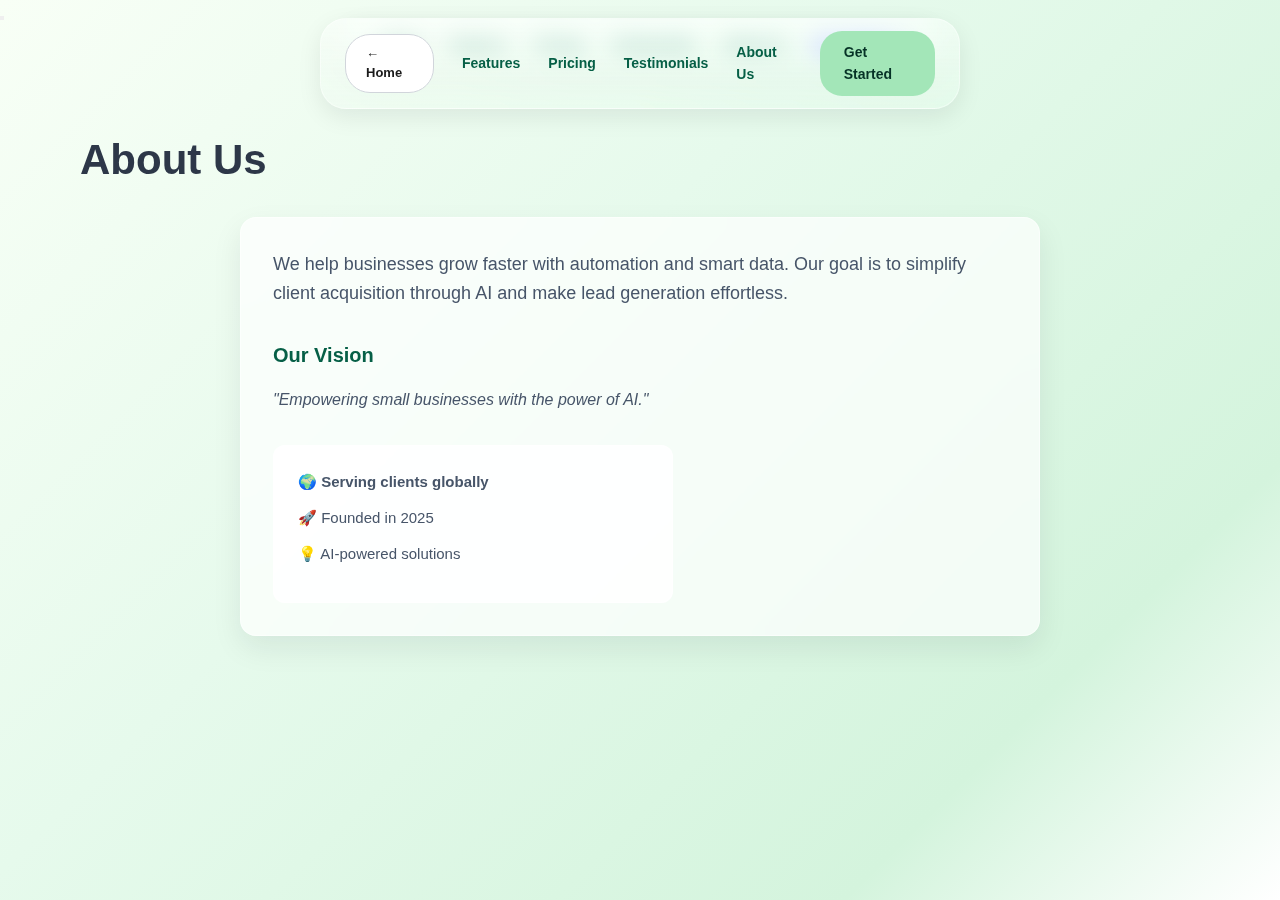
<file: about.html>
<!DOCTYPE html>
<html lang="en">
<head>
    <meta charset="UTF-8">
    <meta name="viewport" content="width=device-width, initial-scale=1.0">
    <title>About Us - AutoConnect</title>
    <link rel="stylesheet" href="pages-styles.css">
</head>
<body>
    <!-- Mobile hamburger menu button -->
    <button class="mobile-menu-btn" id="mobileMenuBtn" aria-label="Menu">
        <span></span>
        <span></span>
        <span></span>
    </button>

    <!-- Mobile menu backdrop overlay -->
    <div class="mobile-menu-overlay" id="mobileMenuOverlay"></div>

    <!-- Mobile navigation wrapper -->
    <div class="nav-wrapper" id="mobileNavWrapper">
        <nav class="nav" id="mainNav">
            <a href="index.html" class="nav-link">← Home</a>
            <a href="features.html" class="nav-link">Features</a>
            <a href="pricing.html" class="nav-link">Pricing</a>
            <a href="index.html#testimonials" class="nav-link">Testimonials</a>
            <a href="about.html" class="nav-link">About Us</a>
            <a href="get-started.html" class="btn-get-start">
                Get Started
                <svg width="16" height="16" viewBox="0 0 16 16" fill="none" xmlns="http://www.w3.org/2000/svg">
                    <path d="M6 12L10 8L6 4" stroke="currentColor" stroke-width="1.5" stroke-linecap="round" stroke-linejoin="round"/>
                </svg>
            </a>
        </nav>
    </div>

    <!-- Desktop Navigation -->
    <div class="nav-wrapper desktop-only">
        <nav class="nav">
            <a href="index.html" class="btn-secondary" style="padding: 8px 20px; font-size: 13px;">← Home</a>
            <a href="features.html" class="nav-link">Features</a>
            <a href="pricing.html" class="nav-link">Pricing</a>
            <a href="index.html#testimonials" class="nav-link">Testimonials</a>
            <a href="about.html" class="nav-link">About Us</a>
            <a href="get-started.html" class="btn-primary">Get Started</a>
        </nav>
    </div>

    <!-- Main Content -->
    <div class="container">
        <section class="section">
            <h1 class="section-title">About Us</h1>
            
            <div class="glass-card" style="max-width: 800px; margin: 0 auto;">
                <p class="feature-text" style="font-size: 18px; margin-bottom: 24px;">
                    We help businesses grow faster with automation and smart data. Our goal is to 
                    simplify client acquisition through AI and make lead generation effortless.
                </p>
                
                <h3 class="feature-title" style="margin-top: 32px; margin-bottom: 16px;">Our Vision</h3>
                <p class="feature-text" style="font-size: 16px; font-style: italic;">
                    "Empowering small businesses with the power of AI."
                </p>

                <div class="info-card">
                    <div class="info-item"><strong>🌍 Serving clients globally</strong></div>
                    <div class="info-item">🚀 Founded in 2025</div>
                    <div class="info-item">💡 AI-powered solutions</div>
                </div>
            </div>
        </section>
    </div>
    <script src="script.js"></script>
</body>
</html>
</file>
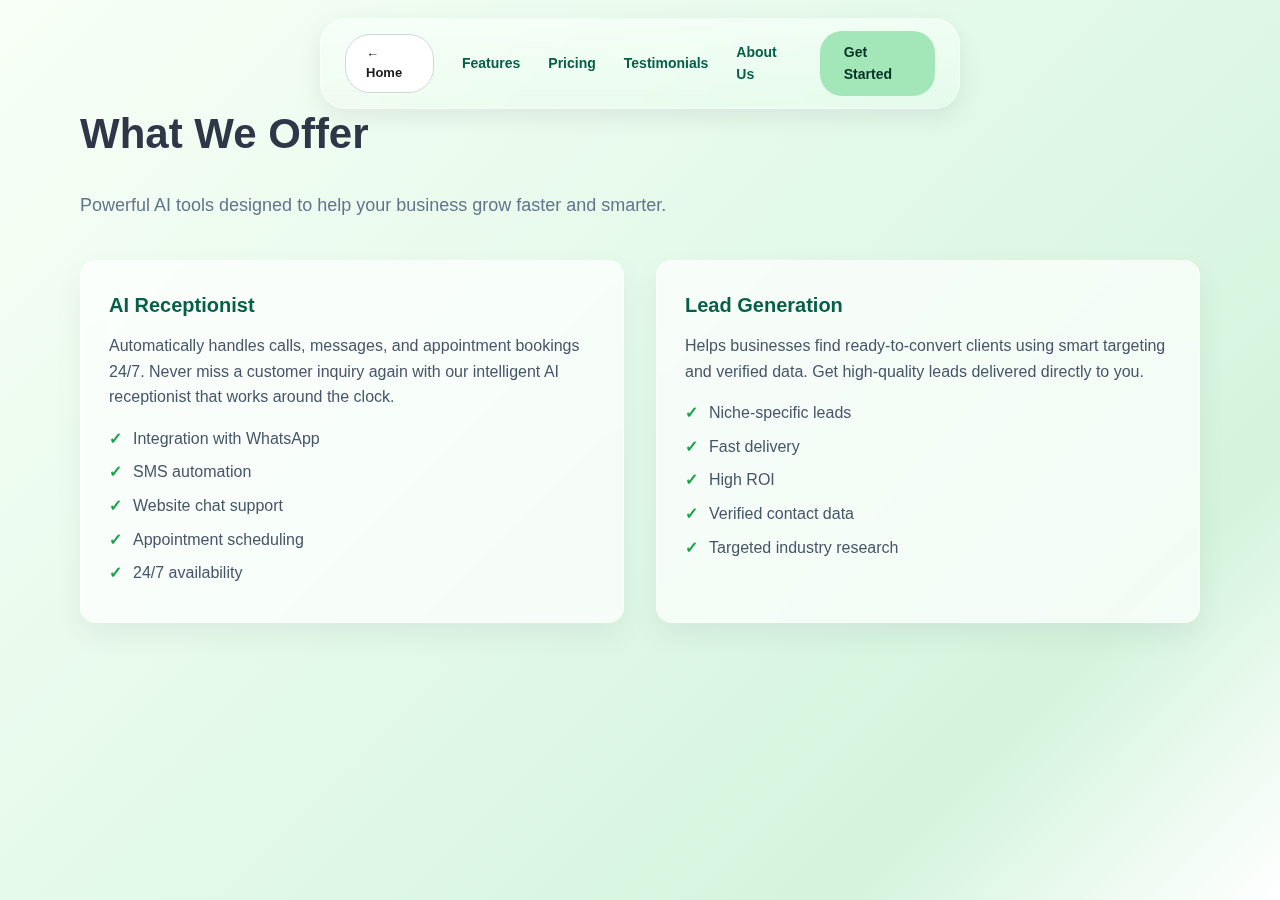
<file: features.html>
<!DOCTYPE html>
<html lang="en">
<head>
    <meta charset="UTF-8">
    <meta name="viewport" content="width=device-width, initial-scale=1.0">
    <title>Features - Optivize AI</title>
    <link rel="stylesheet" href="pages-styles.css">
</head>
<body>
    <!-- Navigation -->
    <div class="nav-wrapper">
        <nav class="nav">
            <a href="index.html" class="btn-secondary" style="padding: 8px 20px; font-size: 13px;">← Home</a>
            <a href="features.html" class="nav-link">Features</a>
            <a href="pricing.html" class="nav-link">Pricing</a>
            <a href="index.html#testimonials" class="nav-link">Testimonials</a>
            <a href="about.html" class="nav-link">About Us</a>
            <a href="get-started.html" class="btn-primary">Get Started</a>
        </nav>
    </div>

    <!-- Main Content -->
    <div class="container">
        <section class="section">
            <h1 class="section-title">What We Offer</h1>
            <p class="section-subtitle">Powerful AI tools designed to help your business grow faster and smarter.</p>

            <div class="grid-2">
                <!-- AI Receptionist Card -->
                <div class="feature-card">
                    <h3 class="feature-title">AI Receptionist</h3>
                    <p class="feature-text">
                        Automatically handles calls, messages, and appointment bookings 24/7. 
                        Never miss a customer inquiry again with our intelligent AI receptionist 
                        that works around the clock.
                    </p>
                    <ul class="feature-list">
                        <li>Integration with WhatsApp</li>
                        <li>SMS automation</li>
                        <li>Website chat support</li>
                        <li>Appointment scheduling</li>
                        <li>24/7 availability</li>
                    </ul>
                </div>

                <!-- Lead Generation Card -->
                <div class="feature-card">
                    <h3 class="feature-title">Lead Generation</h3>
                    <p class="feature-text">
                        Helps businesses find ready-to-convert clients using smart targeting 
                        and verified data. Get high-quality leads delivered directly to you.
                    </p>
                    <ul class="feature-list">
                        <li>Niche-specific leads</li>
                        <li>Fast delivery</li>
                        <li>High ROI</li>
                        <li>Verified contact data</li>
                        <li>Targeted industry research</li>
                    </ul>
                </div>
            </div>
        </section>
    </div>
</body>
</html>
</file>
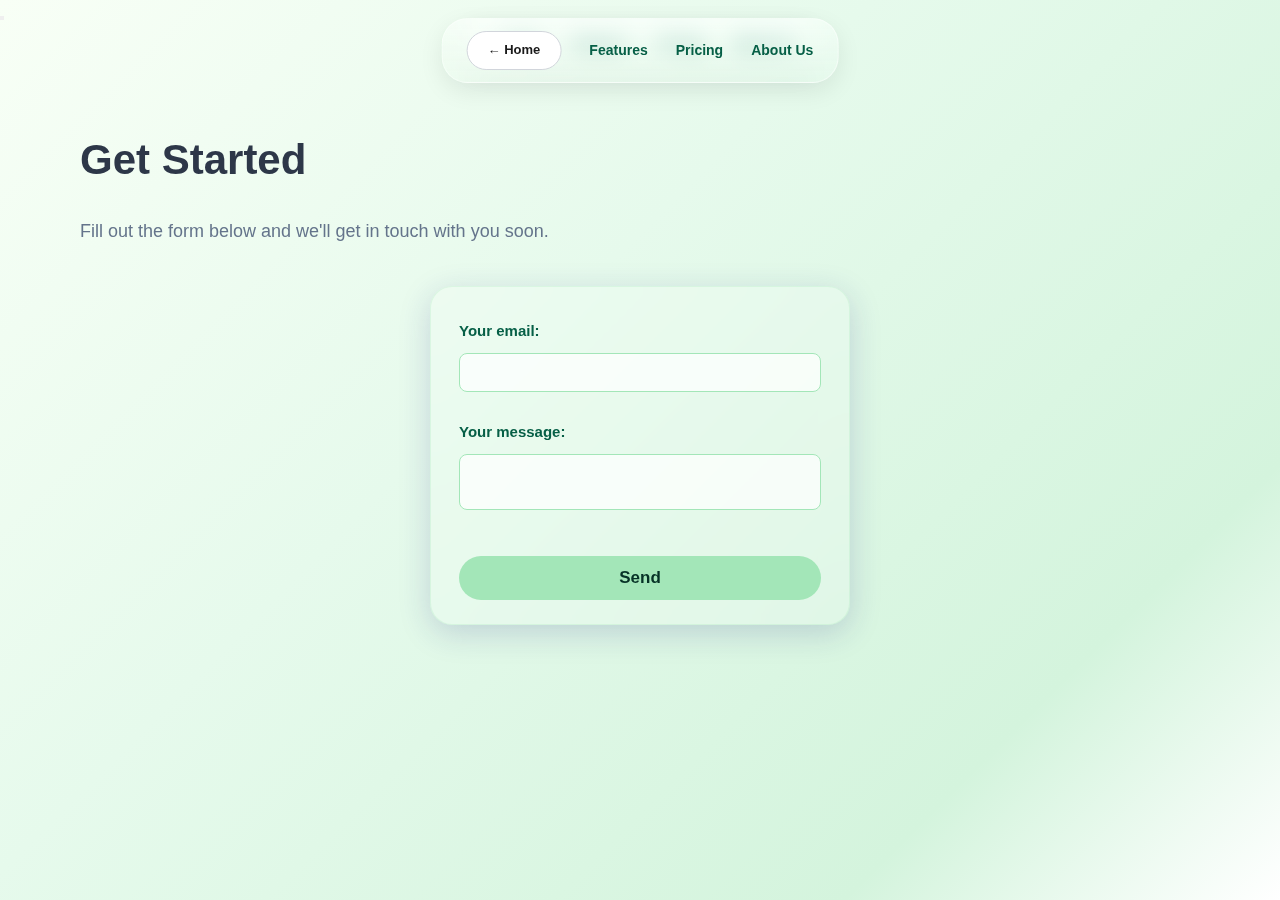
<file: get-started.html>
<!DOCTYPE html>
<html lang="en">
<head>
    <meta charset="UTF-8">
    <meta name="viewport" content="width=device-width, initial-scale=1.0">
    <title>Get Started - AutoConnect</title>
    <link rel="stylesheet" href="pages-styles.css">
</head>
<body>
    <!-- Mobile hamburger menu button -->
    <button class="mobile-menu-btn" id="mobileMenuBtn" aria-label="Menu">
        <span></span>
        <span></span>
        <span></span>
    </button>

    <!-- Mobile menu backdrop overlay -->
    <div class="mobile-menu-overlay" id="mobileMenuOverlay"></div>

    <!-- Mobile navigation wrapper -->
    <div class="nav-wrapper" id="mobileNavWrapper">
        <nav class="nav" id="mainNav">
            <a href="index.html" class="nav-link">← Home</a>
            <a href="features.html" class="nav-link">Features</a>
            <a href="pricing.html" class="nav-link">Pricing</a>
            <a href="about.html" class="nav-link">About Us</a>
        </nav>
    </div>

    <!-- Desktop Navigation -->
    <div class="nav-wrapper desktop-only">
        <nav class="nav">
            <a href="index.html" class="btn-secondary" style="padding: 8px 20px; font-size: 13px;">← Home</a>
            <a href="features.html" class="nav-link">Features</a>
            <a href="pricing.html" class="nav-link">Pricing</a>
            <a href="about.html" class="nav-link">About Us</a>
        </nav>
    </div>
    <div class="container">
        <section class="section">
            <h1 class="section-title">Get Started</h1>
            <p class="section-subtitle">Fill out the form below and we'll get in touch with you soon.</p>
            <form action="https://formspree.io/f/mwprzkyl" method="POST" class="glass-form">
                <label for="email">Your email:
                    <input type="email" name="email" required>
                </label>
                <label for="message">Your message:
                    <textarea name="message" required></textarea>
                </label>
                <button type="submit" class="btn-primary" style="margin-top: 18px;">Send</button>
            </form>
        </section>
    </div>
    <script src="script.js"></script>
</body>
</html>
</file>
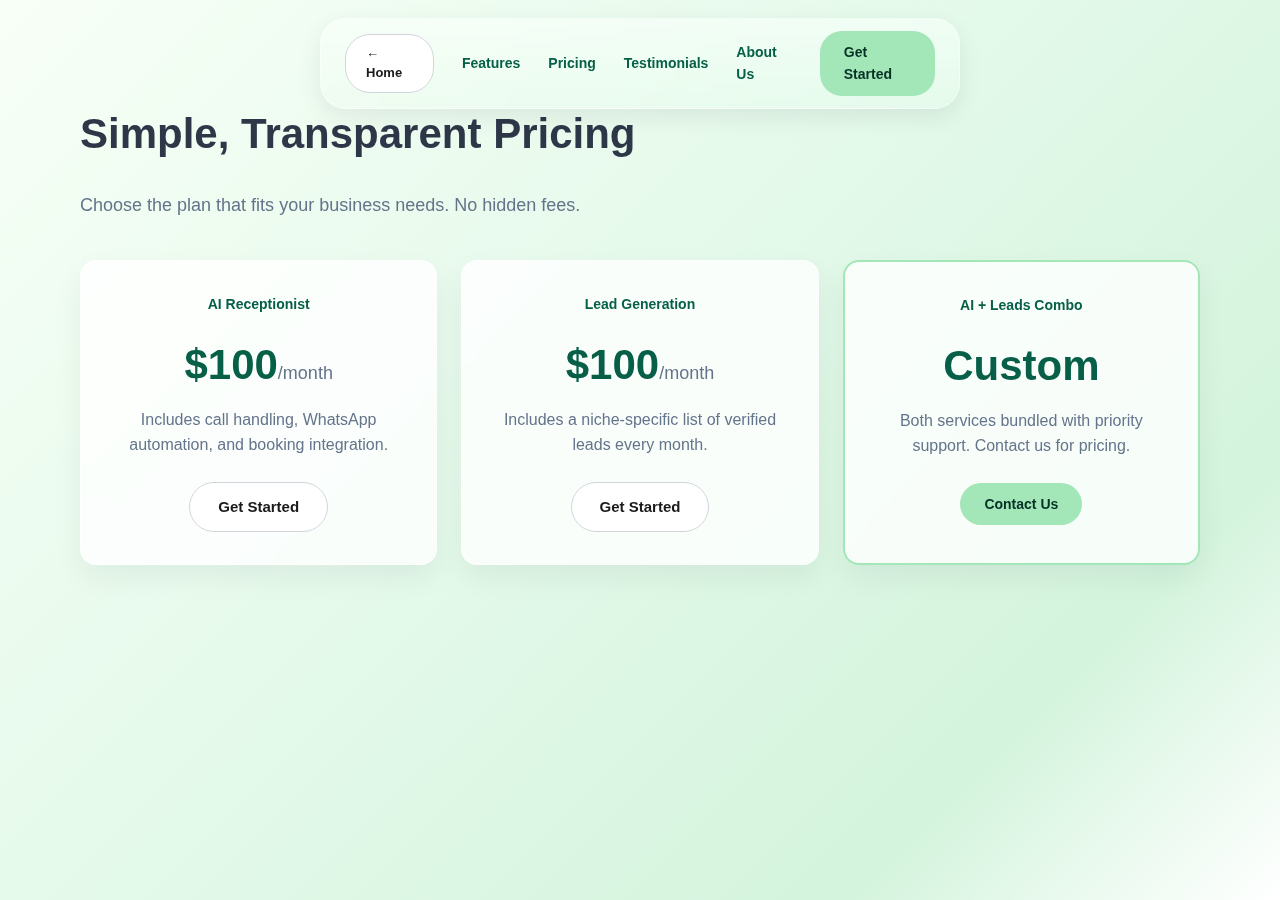
<file: pricing.html>
<!DOCTYPE html>
<html lang="en">
<head>
    <meta charset="UTF-8">
    <meta name="viewport" content="width=device-width, initial-scale=1.0">
    <title>Pricing - Optivize AI</title>
    <link rel="stylesheet" href="pages-styles.css">
</head>
<body>
    <!-- Navigation -->
    <div class="nav-wrapper">
        <nav class="nav">
            <a href="index.html" class="btn-secondary" style="padding: 8px 20px; font-size: 13px;">← Home</a>
            <a href="features.html" class="nav-link">Features</a>
            <a href="pricing.html" class="nav-link">Pricing</a>
            <a href="index.html#testimonials" class="nav-link">Testimonials</a>
            <a href="about.html" class="nav-link">About Us</a>
            <a href="get-started.html" class="btn-primary">Get Started</a>
        </nav>
    </div>

    <!-- Main Content -->
    <div class="container">
        <section class="section">
            <h1 class="section-title">Simple, Transparent Pricing</h1>
            <p class="section-subtitle">Choose the plan that fits your business needs. No hidden fees.</p>

            <div class="grid-3">
                <!-- AI Receptionist Plan -->
                <div class="pricing-card">
                    <div class="pricing-badge">AI Receptionist</div>
                    <div class="pricing-price">$100<span>/month</span></div>
                    <p class="pricing-desc">
                        Includes call handling, WhatsApp automation, and booking integration.
                    </p>
                    <a href="get-started.html" class="btn-secondary">Get Started</a>
                </div>

                <!-- Lead Generation Plan -->
                <div class="pricing-card">
                    <div class="pricing-badge">Lead Generation</div>
                    <div class="pricing-price">$100<span>/month</span></div>
                    <p class="pricing-desc">
                        Includes a niche-specific list of verified leads every month.
                    </p>
                    <a href="get-started.html" class="btn-secondary">Get Started</a>
                </div>

                <!-- Combo Plan -->
                <div class="pricing-card" style="border: 2px solid #a3e6b8;">
                    <div class="pricing-badge">AI + Leads Combo</div>
                    <div class="pricing-price">Custom</div>
                    <p class="pricing-desc">
                        Both services bundled with priority support. Contact us for pricing.
                    </p>
                    <a href="#" class="btn-primary">Contact Us</a>
                </div>
            </div>
        </section>
    </div>
</body>
</html>
</file>
<file: pages-styles.css>
/* Glassmorphism Form */
.glass-form {
    max-width: 420px;
    margin: 40px auto 0 auto;
    padding: 32px 28px 24px 28px;
    background: rgba(255,255,255,0.18);
    border-radius: 22px;
    box-shadow: 0 8px 32px 0 rgba(31, 38, 135, 0.18);
    backdrop-filter: blur(12px);
    -webkit-backdrop-filter: blur(12px);
    border: 1.5px solid rgba(163, 230, 184, 0.25);
    display: flex;
    flex-direction: column;
    gap: 16px;
}

.glass-form label {
    display: flex;
    flex-direction: column;
    align-items: flex-start;
    font-size: 15px;
    font-weight: 600;
    color: #065f46;
    margin-bottom: 12px;
    gap: 6px;
}
.glass-form input,
.glass-form textarea {
    width: 100%;
    box-sizing: border-box;
    padding: 10px 14px;
    border-radius: 8px;
    border: 1px solid #a3e6b8;
    background: rgba(255,255,255,0.7);
    font-size: 15px;
    font-family: inherit;
    margin-top: 4px;
    margin-bottom: 0px;
    resize: none;
    transition: border 0.2s;
}
.glass-form input:focus,
.glass-form textarea:focus {
    outline: none;
    border: 1.5px solid #065f46;
}
.glass-form button[type="submit"] {
    width: 100%;
    border-radius: 22px;
    font-size: 17px;
    font-weight: 600;
    margin-top: 18px;
    margin-bottom: 0;
    padding: 12px 0;
}
@import url('https://fonts.googleapis.com/css2?family=Inter:wght@400;600;700;800&display=swap');

* {
    margin: 0;
    padding: 0;
    box-sizing: border-box;
}

body {
    font-family: 'Inter', -apple-system, BlinkMacSystemFont, 'Segoe UI', sans-serif;
    background: linear-gradient(135deg, #f8fff6 0%, #e6faec 40%, #d4f4dd 80%, #fff 100%);
    color: #1a1a1a;
    line-height: 1.6;
    min-height: 100vh;
}

.container {
    max-width: 1200px;
    margin: 0 auto;
    padding: 20px;
}

/* Glassmorphism navbar */
.nav-wrapper {
    position: fixed;
    top: 18px;
    left: 50%;
    transform: translateX(-50%);
    z-index: 1000;
    background: linear-gradient(180deg, rgba(255,255,255,0.55), rgba(250,250,250,0.28));
    backdrop-filter: blur(12px) saturate(140%);
    -webkit-backdrop-filter: blur(12px) saturate(140%);
    border: 1px solid rgba(255,255,255,0.42);
    box-shadow: 0 8px 24px rgba(2,6,23,0.08);
    border-radius: 26px;
    padding: 12px 24px;
}

.nav {
    display: flex;
    align-items: center;
    gap: 28px;
}

.nav-brand {
    font-size: 18px;
    font-weight: 800;
    color: #065f46;
    text-decoration: none;
    margin-right: 16px;
}

.nav-link {
    font-size: 14px;
    font-weight: 600;
    color: #065f46;
    text-decoration: none;
    transition: color 0.3s ease;
}

.nav-link:hover {
    color: #0b513b;
}

.btn-primary {
    padding: 10px 24px;
    background: #a3e6b8;
    color: #063226;
    border: none;
    border-radius: 22px;
    font-size: 14px;
    font-weight: 700;
    cursor: pointer;
    text-decoration: none;
    display: inline-block;
    transition: all 0.2s ease;
}

.btn-primary:hover {
    background: #8cd9a3;
    transform: translateY(-2px);
}

.btn-secondary {
    padding: 12px 28px;
    background: white;
    color: #1a1a1a;
    border: 1.5px solid #d1d5db;
    border-radius: 25px;
    font-size: 15px;
    font-weight: 600;
    cursor: pointer;
    text-decoration: none;
    display: inline-block;
    transition: all 0.2s ease;
}

.btn-secondary:hover {
    border-color: #9ca3af;
}

/* Glass cards */
.glass-card {
    background: rgba(255, 255, 255, 0.7);
    backdrop-filter: blur(10px);
    -webkit-backdrop-filter: blur(10px);
    border: 1px solid rgba(255, 255, 255, 0.5);
    border-radius: 16px;
    padding: 32px;
    box-shadow: 0 12px 30px rgba(16,24,40,0.08);
}

/* Hero section */
.hero {
    min-height: 80vh;
    display: flex;
    align-items: center;
    justify-content: center;
    text-align: center;
    padding: 120px 20px 80px;
}

.hero-title {
    font-size: 56px;
    font-weight: 700;
    color: #2d3748;
    margin-bottom: 24px;
    line-height: 1.2;
}

.hero-subtitle {
    font-size: 18px;
    color: #4a5568;
    margin-bottom: 40px;
}

/* Content sections */
.section {
    padding: 80px 20px;
}

.section-title {
    font-size: 42px;
    font-weight: 700;
    color: #2d3748;
    margin-bottom: 24px;
}

.section-subtitle {
    font-size: 18px;
    color: #64748b;
    margin-bottom: 40px;
}

/* Grid layouts */
.grid-2 {
    display: grid;
    grid-template-columns: repeat(auto-fit, minmax(300px, 1fr));
    gap: 32px;
    margin-top: 40px;
}

.grid-3 {
    display: grid;
    grid-template-columns: repeat(auto-fit, minmax(280px, 1fr));
    gap: 24px;
    margin-top: 40px;
}

/* Feature cards */
.feature-card {
    background: rgba(255, 255, 255, 0.7);
    backdrop-filter: blur(10px);
    border: 1px solid rgba(255, 255, 255, 0.5);
    border-radius: 16px;
    padding: 28px;
    box-shadow: 0 12px 30px rgba(16,24,40,0.06);
    transition: transform 0.3s ease, box-shadow 0.3s ease;
}

.feature-card:hover {
    transform: translateY(-8px);
    box-shadow: 0 20px 40px rgba(2,6,23,0.12);
}

.feature-icon {
    font-size: 48px;
    margin-bottom: 16px;
}

.feature-title {
    font-size: 20px;
    font-weight: 700;
    margin-bottom: 12px;
    color: #065f46;
}

.feature-text {
    color: #475569;
    line-height: 1.6;
}

.feature-list {
    list-style: none;
    margin-top: 16px;
    padding-left: 0;
}

.feature-list li {
    color: #475569;
    margin-bottom: 8px;
    padding-left: 24px;
    position: relative;
}

.feature-list li:before {
    content: "✓";
    position: absolute;
    left: 0;
    color: #16a34a;
    font-weight: bold;
}

/* Pricing cards */
.pricing-card {
    background: rgba(255, 255, 255, 0.8);
    backdrop-filter: blur(10px);
    border: 1px solid rgba(255, 255, 255, 0.6);
    border-radius: 16px;
    padding: 32px;
    text-align: center;
    box-shadow: 0 12px 30px rgba(16,24,40,0.06);
    transition: transform 0.3s ease;
}

.pricing-card:hover {
    transform: translateY(-8px);
    box-shadow: 0 20px 40px rgba(2,6,23,0.12);
}

.pricing-badge {
    font-size: 14px;
    font-weight: 700;
    color: #065f46;
    margin-bottom: 16px;
}

.pricing-price {
    font-size: 42px;
    font-weight: 800;
    color: #065f46;
    margin-bottom: 8px;
}

.pricing-price span {
    font-size: 18px;
    font-weight: 500;
    color: #64748b;
}

.pricing-desc {
    color: #64748b;
    margin-bottom: 24px;
}

/* Footer */
.footer {
    background: linear-gradient(180deg, rgba(255,255,255,0.4), rgba(224,253,240,0.55));
    backdrop-filter: blur(10px) saturate(130%);
    border: 1px solid rgba(255,255,255,0.3);
    border-radius: 16px;
    padding: 40px;
    margin: 60px auto;
    max-width: 900px;
    box-shadow: 0 18px 40px rgba(2,6,23,0.06);
}

.footer-inner {
    display: flex;
    justify-content: space-between;
    align-items: flex-start;
    flex-wrap: wrap;
    gap: 32px;
}

.footer-brand {
    font-size: 18px;
    font-weight: 800;
    color: #065f46;
    margin-bottom: 8px;
}

.footer-text {
    color: #0f172a;
    opacity: 0.8;
    font-size: 14px;
}

.footer-social {
    display: flex;
    gap: 12px;
}

.social-icon {
    width: 36px;
    height: 36px;
    background: rgba(3,105,89,0.06);
    border-radius: 8px;
    display: flex;
    align-items: center;
    justify-content: center;
    transition: all 0.3s ease;
    text-decoration: none;
    color: #065f46;
    font-weight: 700;
    font-size: 14px;
}

.social-icon:hover {
    background: rgba(3,105,89,0.12);
    transform: translateY(-2px);
}

/* About info card */
.info-card {
    background: rgba(255, 255, 255, 0.6);
    backdrop-filter: blur(10px);
    border: 1px solid rgba(255, 255, 255, 0.5);
    border-radius: 12px;
    padding: 24px;
    margin-top: 32px;
    max-width: 400px;
}

.info-item {
    color: #475569;
    margin-bottom: 12px;
    font-size: 15px;
}

/* Responsive */
@media (max-width: 768px) {
    .hero-title {
        font-size: 36px;
    }
    
    .section-title {
        font-size: 32px;
    }
    
    .nav {
        gap: 16px;
        flex-wrap: wrap;
    }
}
</file>
